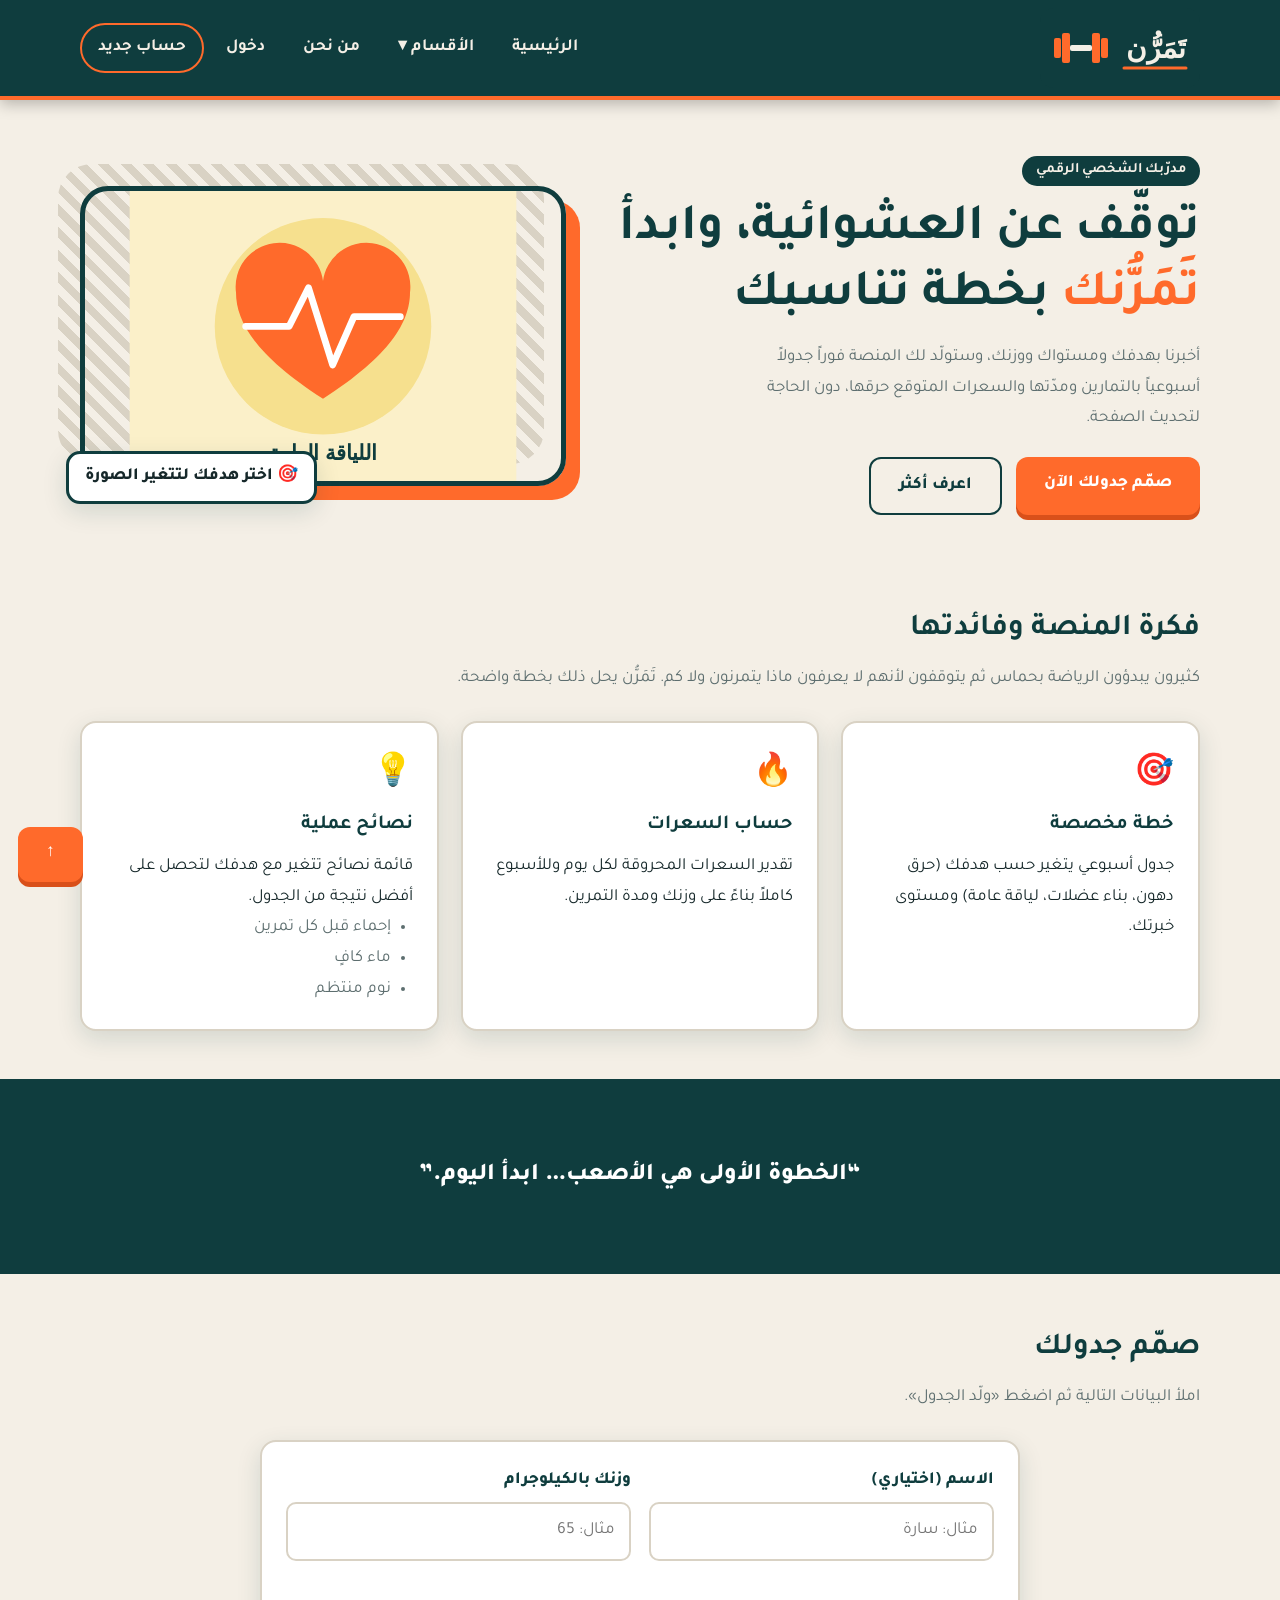
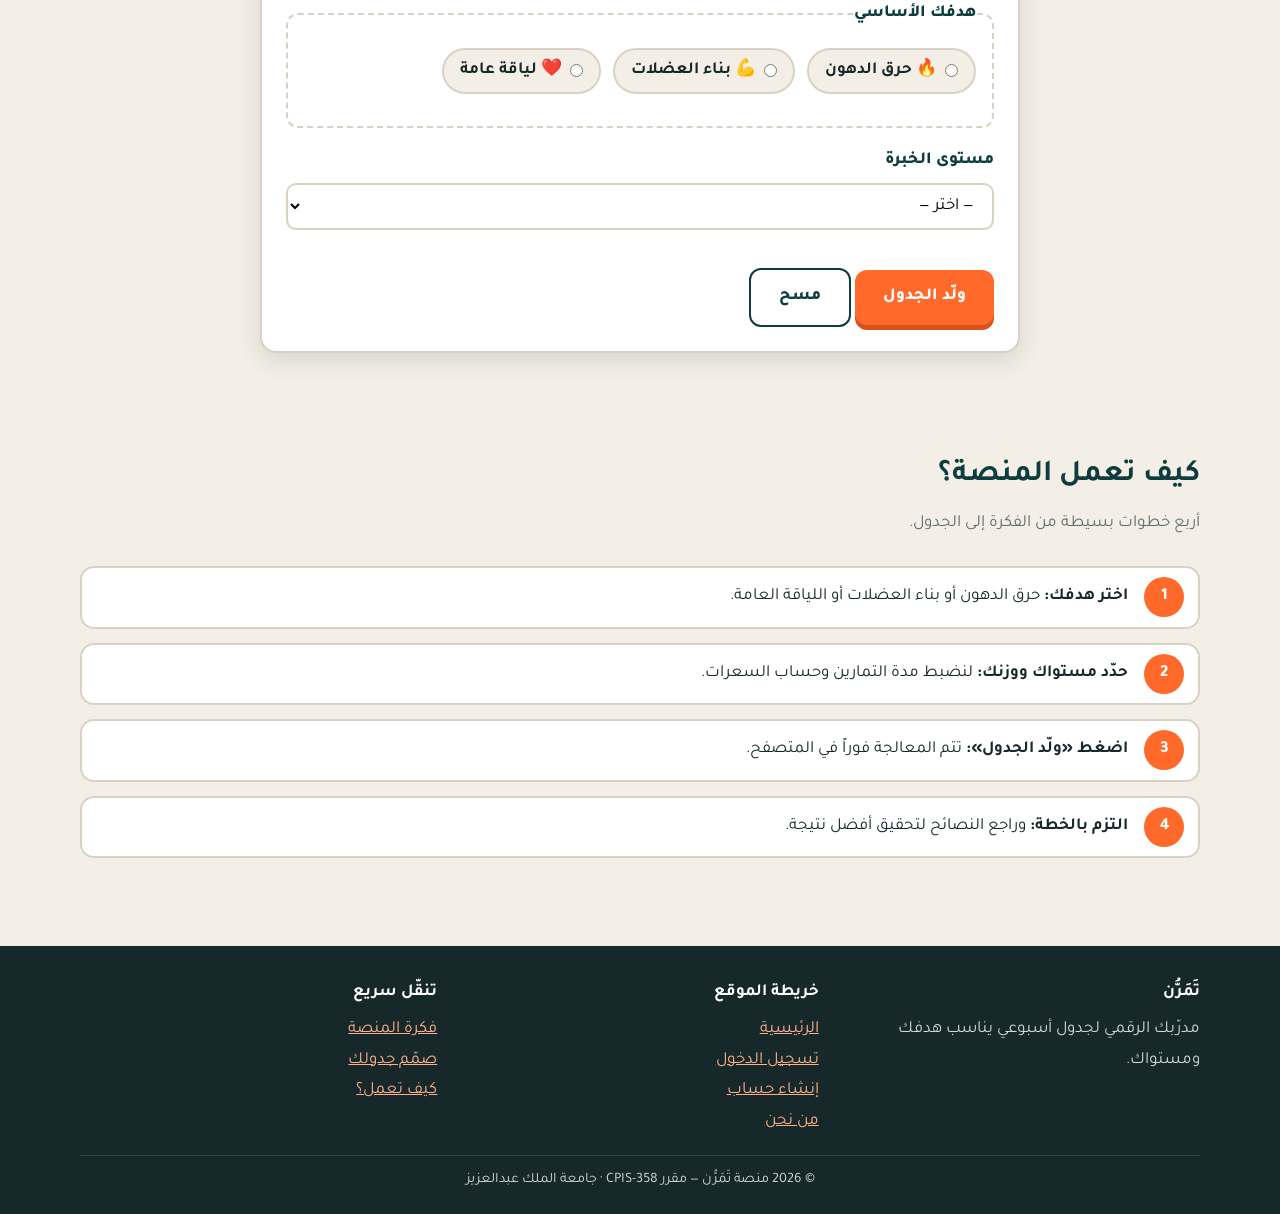
<file: index.html>
<html lang="ar" dir="rtl">
<head>
    <meta charset="UTF-8">
    <meta name="viewport" content="width=device-width, initial-scale=1">
    <meta name="description" content="تَمَرُّن: منصة ويب لتتبع اللياقة البدنية وتوليد جدول تمارين أسبوعي مخصص.">
    <title>تَمَرُّن | منصة تتبع اللياقة والتمارين الشخصية</title>
    <link rel="preconnect" href="https://fonts.googleapis.com">
    <link href="https://fonts.googleapis.com/css2?family=Tajawal:wght@400;500;700;800&display=swap" rel="stylesheet">
    <!-- External CSS -->
    <link rel="stylesheet" href="css/style.css">
</head>
<body data-page="home">
    <header class="site-header">
        <div class="container header-inner">
            <!-- Image + Image Map: النقر على الشعار ينقل إلى صفحة من نحن -->
            <div class="logo-map">
                <img src="images/logo.svg" width="160" height="80" alt="شعار منصة تَمَرُّن" usemap="#logoMap">
                <map name="logoMap">
                    <area shape="rect" coords="0,0,80,80" href="about.html" alt="الدمبل — من نحن" title="تعرّف علينا">
                    <area shape="rect" coords="80,0,160,80" href="about.html" alt="اسم المنصة — من نحن" title="تعرّف علينا">
                </map>
            </div>
            <button class="menu-toggle" id="menuToggle" aria-label="القائمة" aria-expanded="false">☰</button>
            <nav class="main-nav" id="mainNav" aria-label="القائمة الرئيسية">
                <ul>
                    <li><a href="index.html" data-nav="home">الرئيسية</a></li>
                    <li class="has-sub">
                        <a href="index.html#idea" aria-haspopup="true">الأقسام ▾</a>
                        <div class="submenu">
                            <a href="index.html#idea">فكرة المنصة</a>
                            <a href="index.html#customize">صمّم جدولك</a>
                            <a href="index.html#how">كيف تعمل؟</a>
                        </div>
                    </li>
                    <li><a href="about.html" data-nav="about">من نحن</a></li>
                    <li><a href="login.html" data-nav="login" id="authLink">دخول</a></li>
                    <li><a class="btn-nav" href="signup.html" data-nav="signup">حساب جديد</a></li>
                </ul>
            </nav>
        </div>
    </header>

    <main id="top">
        <section class="hero">
            <div class="container hero-grid">
                <article>
                    <span class="eyebrow">مدرّبك الشخصي الرقمي</span>
                    <h1>توقّف عن العشوائية، وابدأ <span>تَمَرُّنك</span> بخطة تناسبك</h1>
                    <p>أخبرنا بهدفك ومستواك ووزنك، وستولّد لك المنصة فوراً جدولاً أسبوعياً بالتمارين ومدّتها والسعرات المتوقع حرقها، دون الحاجة لتحديث الصفحة.</p>
                    <div class="hero-actions">
                        <a class="btn" href="#customize">صمّم جدولك الآن</a>
                        <a class="btn btn-outline" href="#idea">اعرف أكثر</a>
                    </div>
                </article>
                <div class="hero-visual">
                    <div class="hero-glow" aria-hidden="true"></div>
                    <img id="heroImg" class="hero-img" src="images/hero-fit.svg" alt="اللياقة العامة" width="400" height="300">
                    <span id="heroBadge" class="hero-badge">🎯 اختر هدفك لتتغير الصورة</span>
                </div>
            </div>
        </section>

        <section class="block" id="idea">
            <div class="container">
                <h2>فكرة المنصة وفائدتها</h2>
                <p class="section-sub">كثيرون يبدؤون الرياضة بحماس ثم يتوقفون لأنهم لا يعرفون ماذا يتمرنون ولا كم. تَمَرُّن يحل ذلك بخطة واضحة.</p>
                <div class="cards">
                    <article class="card">
                        <span class="ico">🎯</span>
                        <h3>خطة مخصصة</h3>
                        <p>جدول أسبوعي يتغير حسب هدفك (حرق دهون، بناء عضلات، لياقة عامة) ومستوى خبرتك.</p>
                    </article>
                    <article class="card">
                        <span class="ico">🔥</span>
                        <h3>حساب السعرات</h3>
                        <p>تقدير السعرات المحروقة لكل يوم وللأسبوع كاملاً بناءً على وزنك ومدة التمرين.</p>
                    </article>
                    <article class="card">
                        <span class="ico">💡</span>
                        <h3>نصائح عملية</h3>
                        <p>قائمة نصائح تتغير مع هدفك لتحصل على أفضل نتيجة من الجدول.</p>
                        <ul>
                            <li>إحماء قبل كل تمرين</li>
                            <li>ماء كافٍ</li>
                            <li>نوم منتظم</li>
                        </ul>
                    </article>
                </div>
            </div>
        </section>

        <section class="block band">
            <div class="container">
                <p id="quoteBox" class="quote-box" style="color:#fff;font-size:1.5rem">“الخطوة الأولى هي الأصعب… ابدأ اليوم.”</p>
            </div>
        </section>

        <section class="block" id="customize">
            <div class="container">
                <h2>صمّم جدولك</h2>
                <p class="section-sub">املأ البيانات التالية ثم اضغط «ولّد الجدول».</p>
                <div class="card form-card">
                    <form id="planForm" novalidate>
                        <div class="row">
                            <div class="field">
                                <label for="userName">الاسم (اختياري)</label>
                                <input type="text" id="userName" placeholder="مثال: سارة">
                                <div class="error-msg"></div>
                            </div>
                            <div class="field">
                                <label for="weight">وزنك بالكيلوجرام</label>
                                <input type="number" id="weight" placeholder="مثال: 65" min="30" max="250">
                                <div class="error-msg"></div>
                            </div>
                        </div>

                        <fieldset>
                            <legend>هدفك الأساسي</legend>
                            <div class="choice-group">
                                <label><input type="radio" name="goal" value="fat"> 🔥 حرق الدهون</label>
                                <label><input type="radio" name="goal" value="muscle"> 💪 بناء العضلات</label>
                                <label><input type="radio" name="goal" value="fit"> ❤️ لياقة عامة</label>
                            </div>
                            <div class="error-msg" id="goalError"></div>
                        </fieldset>

                        <div class="field">
                            <label for="level">مستوى الخبرة</label>
                            <select id="level">
                                <option value="">— اختر —</option>
                                <option value="beginner">مبتدئ</option>
                                <option value="intermediate">متوسط</option>
                                <option value="advanced">متقدم</option>
                            </select>
                            <div class="error-msg"></div>
                        </div>

                        <button class="btn" type="submit">ولّد الجدول</button>
                        <button class="btn btn-outline" type="reset">مسح</button>
                    </form>
                </div>
            </div>
        </section>

        <section class="block" id="result">
            <div class="container">
                <div class="card result-card">
                    <h2 class="section-title">جدولك الأسبوعي</h2>
                    <p class="summary-text" id="summaryText"></p>
                    <div class="stats">
                        <div class="stat"><strong id="statKcal">0</strong>سعرة أسبوعياً</div>
                        <div class="stat"><strong id="statMin">0</strong>دقيقة تمرين</div>
                        <div class="stat"><strong id="statDays">0</strong>أيام نشطة</div>
                    </div>
                    <div class="table-wrap">
                        <table class="plan">
                            <caption>التمرين المخصص لكل يوم</caption>
                            <thead>
                                <tr><th scope="col">اليوم</th><th scope="col">التمرين</th><th scope="col">المدة</th><th scope="col">السعرات</th><th scope="col">الشدة</th></tr>
                            </thead>
                            <tbody id="planBody"></tbody>
                        </table>
                    </div>
                    <h3 style="margin-top:20px;color:var(--teal)">أهم النصائح</h3>
                    <ul class="tips" id="tipsList"></ul>
                </div>
            </div>
        </section>

        <section class="block" id="how">
            <div class="container">
                <h2>كيف تعمل المنصة؟</h2>
                <p class="section-sub">أربع خطوات بسيطة من الفكرة إلى الجدول.</p>
                <ol class="steps">
                    <li><strong>اختر هدفك:</strong> حرق الدهون أو بناء العضلات أو اللياقة العامة.</li>
                    <li><strong>حدّد مستواك ووزنك:</strong> لنضبط مدة التمارين وحساب السعرات.</li>
                    <li><strong>اضغط «ولّد الجدول»:</strong> تتم المعالجة فوراً في المتصفح.</li>
                    <li><strong>التزم بالخطة:</strong> وراجع النصائح لتحقيق أفضل نتيجة.</li>
                </ol>
            </div>
        </section>
    </main>
    <a class="btn to-top" href="#top" aria-label="العودة للأعلى">↑</a>

    <footer class="site-footer">
        <div class="container">
            <div class="footer-grid">
                <div><h4>تَمَرُّن</h4><p>مدرّبك الرقمي لجدول أسبوعي يناسب هدفك ومستواك.</p></div>
                <div>
                    <h4>خريطة الموقع</h4>
                    <ul>
                        <li><a href="index.html">الرئيسية</a></li>
                        <li><a href="login.html">تسجيل الدخول</a></li>
                        <li><a href="signup.html">إنشاء حساب</a></li>
                        <li><a href="about.html">من نحن</a></li>
                    </ul>
                </div>
                <div>
                    <h4>تنقّل سريع</h4>
                    <ul>
                        <li><a href="index.html#idea">فكرة المنصة</a></li>
                        <li><a href="index.html#customize">صمّم جدولك</a></li>
                        <li><a href="index.html#how">كيف تعمل؟</a></li>
                    </ul>
                </div>
            </div>
            <p class="copy">© <span id="year">2026</span> منصة تَمَرُّن — مقرر CPIS-358 · جامعة الملك عبدالعزيز</p>
        </div>
    </footer>
    <!-- Embedded script: تفعيل رابط الصفحة الحالية وتحديث السنة -->
    <script>
                  (function () {
                    var page = document.body.getAttribute("data-page");
                    var links = document.querySelectorAll("[data-nav]");
                    for (var i = 0; i < links.length; i++) {
                      if (links[i].getAttribute("data-nav") === page) links[i].setAttribute("aria-current", "page");
                    }
                      var yearElem = document.getElementById("year");
                      if (yearElem) {
                          yearElem.textContent = String(new Date().getFullYear());
                      }
    </script>
    <!-- External script -->
    <script src="script.js"></script>
</body>
</html>
</file>
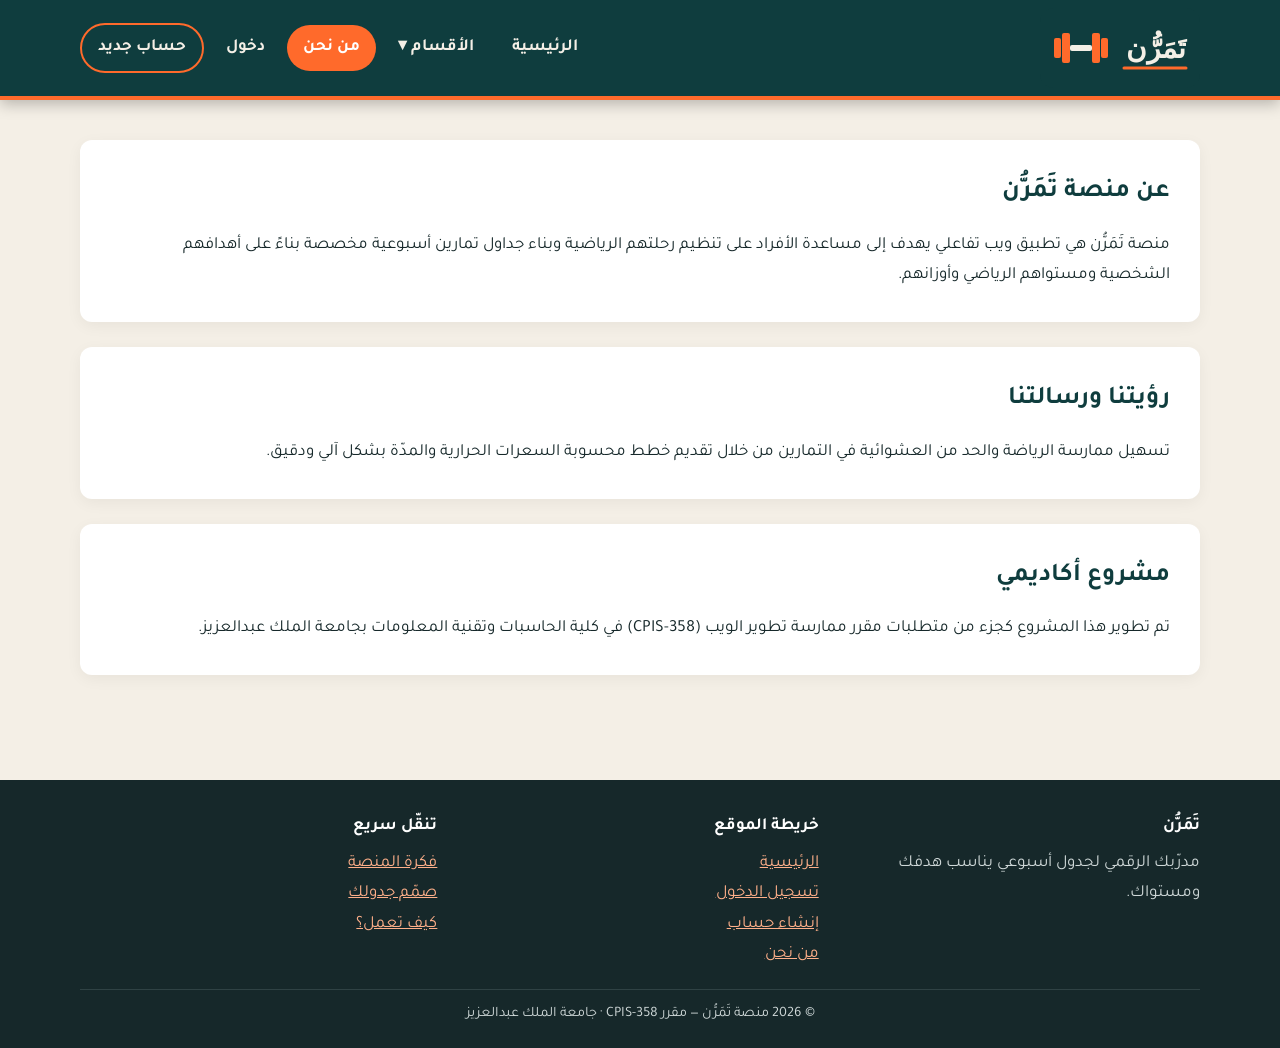
<file: about.html>
<!DOCTYPE html>
<html lang="ar" dir="rtl">
<head>
    <meta charset="UTF-8">
    <meta name="viewport" content="width=device-width, initial-scale=1">
    <meta name="description" content="من نحن - منصة تَمَرُّن">
    <title>تَمَرُّن | من نحن</title>
    <link rel="preconnect" href="https://fonts.googleapis.com">
    <link href="https://fonts.googleapis.com/css2?family=Tajawal:wght@400;500;700;800&display=swap" rel="stylesheet">
    <!-- External CSS -->
    <link rel="stylesheet" href="css/style.css">
    <style>
        /* Internal CSS */
        .about-section {
            padding: 40px 0;
        }

        .about-card {
            background: #fff;
            padding: 30px;
            border-radius: 12px;
            margin-bottom: 25px;
            box-shadow: 0 4px 15px rgba(0,0,0,0.05);
        }

            .about-card h2 {
                color: var(--teal, #008080);
                margin-bottom: 15px;
            }
    </style>
</head>
<body data-page="about">
    <header class="site-header">
        <div class="container header-inner">
            <div class="logo-map">
                <img src="images/logo.svg" width="160" height="80" alt="شعار منصة تَمَرُّن" usemap="#logoMap">
                <map name="logoMap">
                    <area shape="rect" coords="0,0,80,80" href="about.html" alt="الدمبل — من نحن" title="تعرّف علينا">
                    <area shape="rect" coords="80,0,160,80" href="about.html" alt="اسم المنصة — من نحن" title="تعرّف علينا">
                </map>
            </div>
            <button class="menu-toggle" id="menuToggle" aria-label="القائمة" aria-expanded="false">☰</button>
            <nav class="main-nav" id="mainNav" aria-label="القائمة الرئيسية">
                <ul>
                    <li><a href="index.html" data-nav="home">الرئيسية</a></li>
                    <li class="has-sub">
                        <a href="index.html#idea" aria-haspopup="true">الأقسام ▾</a>
                        <div class="submenu">
                            <a href="index.html#idea">فكرة المنصة</a>
                            <a href="index.html#customize">صمّم جدولك</a>
                            <a href="index.html#how">كيف تعمل؟</a>
                        </div>
                    </li>
                    <li><a href="about.html" data-nav="about">من نحن</a></li>
                    <li><a href="login.html" data-nav="login" id="authLink">دخول</a></li>
                    <li><a class="btn-nav" href="signup.html" data-nav="signup">حساب جديد</a></li>
                </ul>
            </nav>
        </div>
    </header>

    <main class="about-section">
        <div class="container">
            <article class="about-card">
                <h2>عن منصة تَمَرُّن</h2>
                <p>منصة تَمَرُّن هي تطبيق ويب تفاعلي يهدف إلى مساعدة الأفراد على تنظيم رحلتهم الرياضية وبناء جداول تمارين أسبوعية مخصصة بناءً على أهدافهم الشخصية ومستواهم الرياضي وأوزانهم.</p>
            </article>

            <article class="about-card">
                <h2>رؤيتنا ورسالتنا</h2>
                <p>تسهيل ممارسة الرياضة والحد من العشوائية في التمارين من خلال تقديم خطط محسوبة السعرات الحرارية والمدّة بشكل آلي ودقيق.</p>
            </article>

            <article class="about-card">
                <h2>مشروع أكاديمي</h2>
                <p>تم تطوير هذا المشروع كجزء من متطلبات مقرر ممارسة تطوير الويب (CPIS-358) في كلية الحاسبات وتقنية المعلومات بجامعة الملك عبدالعزيز.</p>
            </article>
        </div>
    </main>

    <footer class="site-footer">
        <div class="container">
            <div class="footer-grid">
                <div><h4>تَمَرُّن</h4><p>مدرّبك الرقمي لجدول أسبوعي يناسب هدفك ومستواك.</p></div>
                <div>
                    <h4>خريطة الموقع</h4>
                    <ul>
                        <li><a href="index.html">الرئيسية</a></li>
                        <li><a href="login.html">تسجيل الدخول</a></li>
                        <li><a href="signup.html">إنشاء حساب</a></li>
                        <li><a href="about.html">من نحن</a></li>
                    </ul>
                </div>
                <div>
                    <h4>تنقّل سريع</h4>
                    <ul>
                        <li><a href="index.html#idea">فكرة المنصة</a></li>
                        <li><a href="index.html#customize">صمّم جدولك</a></li>
                        <li><a href="index.html#how">كيف تعمل؟</a></li>
                    </ul>
                </div>
            </div>
            <p class="copy">© <span id="year">2026</span> منصة تَمَرُّن — مقرر CPIS-358 · جامعة الملك عبدالعزيز</p>
        </div>
    </footer>

    <!-- Embedded script -->
    <script>
          (function () {
            var page = document.body.getAttribute("data-page");
            var links = document.querySelectorAll("[data-nav]");
            for (var i = 0; i < links.length; i++) {
              if (links[i].getAttribute("data-nav") === page) links[i].setAttribute("aria-current", "page");
            }
            var yearElem = document.getElementById("year");
            if (yearElem) yearElem.textContent = String(new Date().getFullYear());
          })();
    </script>
    <!-- External script -->
    <script src="script.js"></script>
</body>
</html>
</file>
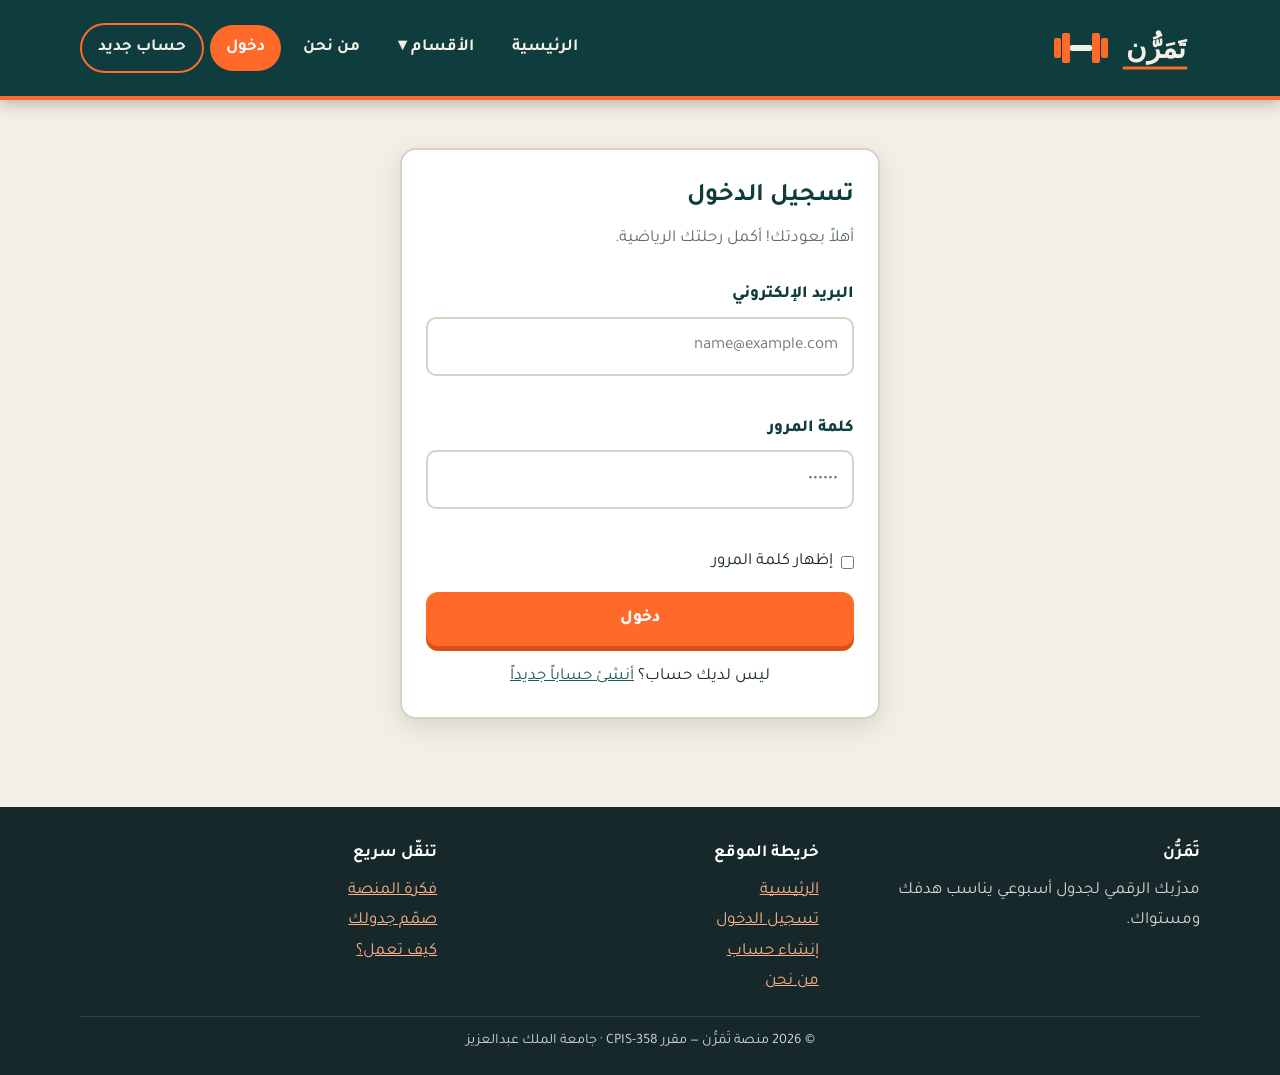
<file: login.html>
<html lang="ar" dir="rtl">
<head>
  <meta charset="UTF-8">
  <meta name="viewport" content="width=device-width, initial-scale=1">
  <meta name="description" content="تَمَرُّن: منصة ويب لتتبع اللياقة البدنية وتوليد جدول تمارين أسبوعي مخصص.">
  <title>تَمَرُّن | تسجيل الدخول</title>
  <link rel="preconnect" href="https://fonts.googleapis.com">
  <link href="https://fonts.googleapis.com/css2?family=Tajawal:wght@400;500;700;800&display=swap" rel="stylesheet">
  <!-- External CSS -->
    <link rel="stylesheet" href="css/style.css">
</head>
<body data-page="login">
<header class="site-header">
  <div class="container header-inner">
    <!-- Image + Image Map: النقر على الشعار ينقل إلى صفحة من نحن -->
    <div class="logo-map">
      <img src="images/logo.svg" width="160" height="80" alt="شعار منصة تَمَرُّن" usemap="#logoMap">
      <map name="logoMap">
        <area shape="rect" coords="0,0,80,80" href="about.html" alt="الدمبل — من نحن" title="تعرّف علينا">
        <area shape="rect" coords="80,0,160,80" href="about.html" alt="اسم المنصة — من نحن" title="تعرّف علينا">
      </map>
    </div>
    <button class="menu-toggle" id="menuToggle" aria-label="القائمة" aria-expanded="false">☰</button>
    <nav class="main-nav" id="mainNav" aria-label="القائمة الرئيسية">
      <ul>
        <li><a href="index.html" data-nav="home">الرئيسية</a></li>
        <li class="has-sub">
          <a href="index.html#idea" aria-haspopup="true">الأقسام ▾</a>
          <div class="submenu">
            <a href="index.html#idea">فكرة المنصة</a>
            <a href="index.html#customize">صمّم جدولك</a>
            <a href="index.html#how">كيف تعمل؟</a>
          </div>
        </li>
        <li><a href="about.html" data-nav="about">من نحن</a></li>
        <li><a href="login.html" data-nav="login" id="authLink">دخول</a></li>
        <li><a class="btn-nav" href="signup.html" data-nav="signup">حساب جديد</a></li>
      </ul>
    </nav>
  </div>
</header>

<main class="auth-wrap">
  <div class="container">
    <section class="card auth-card">
      <h1>تسجيل الدخول</h1>
      <p class="section-sub">أهلاً بعودتك! أكمل رحلتك الرياضية.</p>
      <form id="loginForm" novalidate>
        <div class="field">
          <label for="email">البريد الإلكتروني</label>
          <input type="email" id="email" autocomplete="email" placeholder="name@example.com">
          <div class="error-msg"></div>
        </div>
        <div class="field">
          <label for="password">كلمة المرور</label>
          <input type="password" id="password" data-pw autocomplete="current-password" placeholder="••••••">
          <div class="error-msg"></div>
        </div>
        <label class="check"><input type="checkbox" id="showPw"> إظهار كلمة المرور</label>
        <button class="btn" type="submit" style="width:100%">دخول</button>
        <div id="formMsg" class="form-msg" role="alert"></div>
      </form>
      <p class="alt">ليس لديك حساب؟ <a href="signup.html">أنشئ حساباً جديداً</a></p>
    </section>
  </div>
</main>

<footer class="site-footer">
  <div class="container">
    <div class="footer-grid">
      <div><h4>تَمَرُّن</h4><p>مدرّبك الرقمي لجدول أسبوعي يناسب هدفك ومستواك.</p></div>
      <div><h4>خريطة الموقع</h4>
        <ul>
          <li><a href="index.html">الرئيسية</a></li>
          <li><a href="login.html">تسجيل الدخول</a></li>
          <li><a href="signup.html">إنشاء حساب</a></li>
          <li><a href="about.html">من نحن</a></li>
        </ul>
      </div>
      <div><h4>تنقّل سريع</h4>
        <ul>
          <li><a href="index.html#idea">فكرة المنصة</a></li>
          <li><a href="index.html#customize">صمّم جدولك</a></li>
          <li><a href="index.html#how">كيف تعمل؟</a></li>
        </ul>
      </div>
    </div>
    <p class="copy">© <span id="year">2026</span> منصة تَمَرُّن — مقرر CPIS-358 · جامعة الملك عبدالعزيز</p>
  </div>
</footer>
<!-- Embedded script: تفعيل رابط الصفحة الحالية وتحديث السنة -->
<script>
  (function () {
    var page = document.body.getAttribute("data-page");
    var links = document.querySelectorAll("[data-nav]");
    for (var i = 0; i < links.length; i++) {
      if (links[i].getAttribute("data-nav") === page) links[i].setAttribute("aria-current", "page");
    }
    document.getElementById("year").textContent = new Date().getFullYear();
  })();
</script>
<!-- External script -->
<script src="script.js"></script>
</body>
</html>
</file>
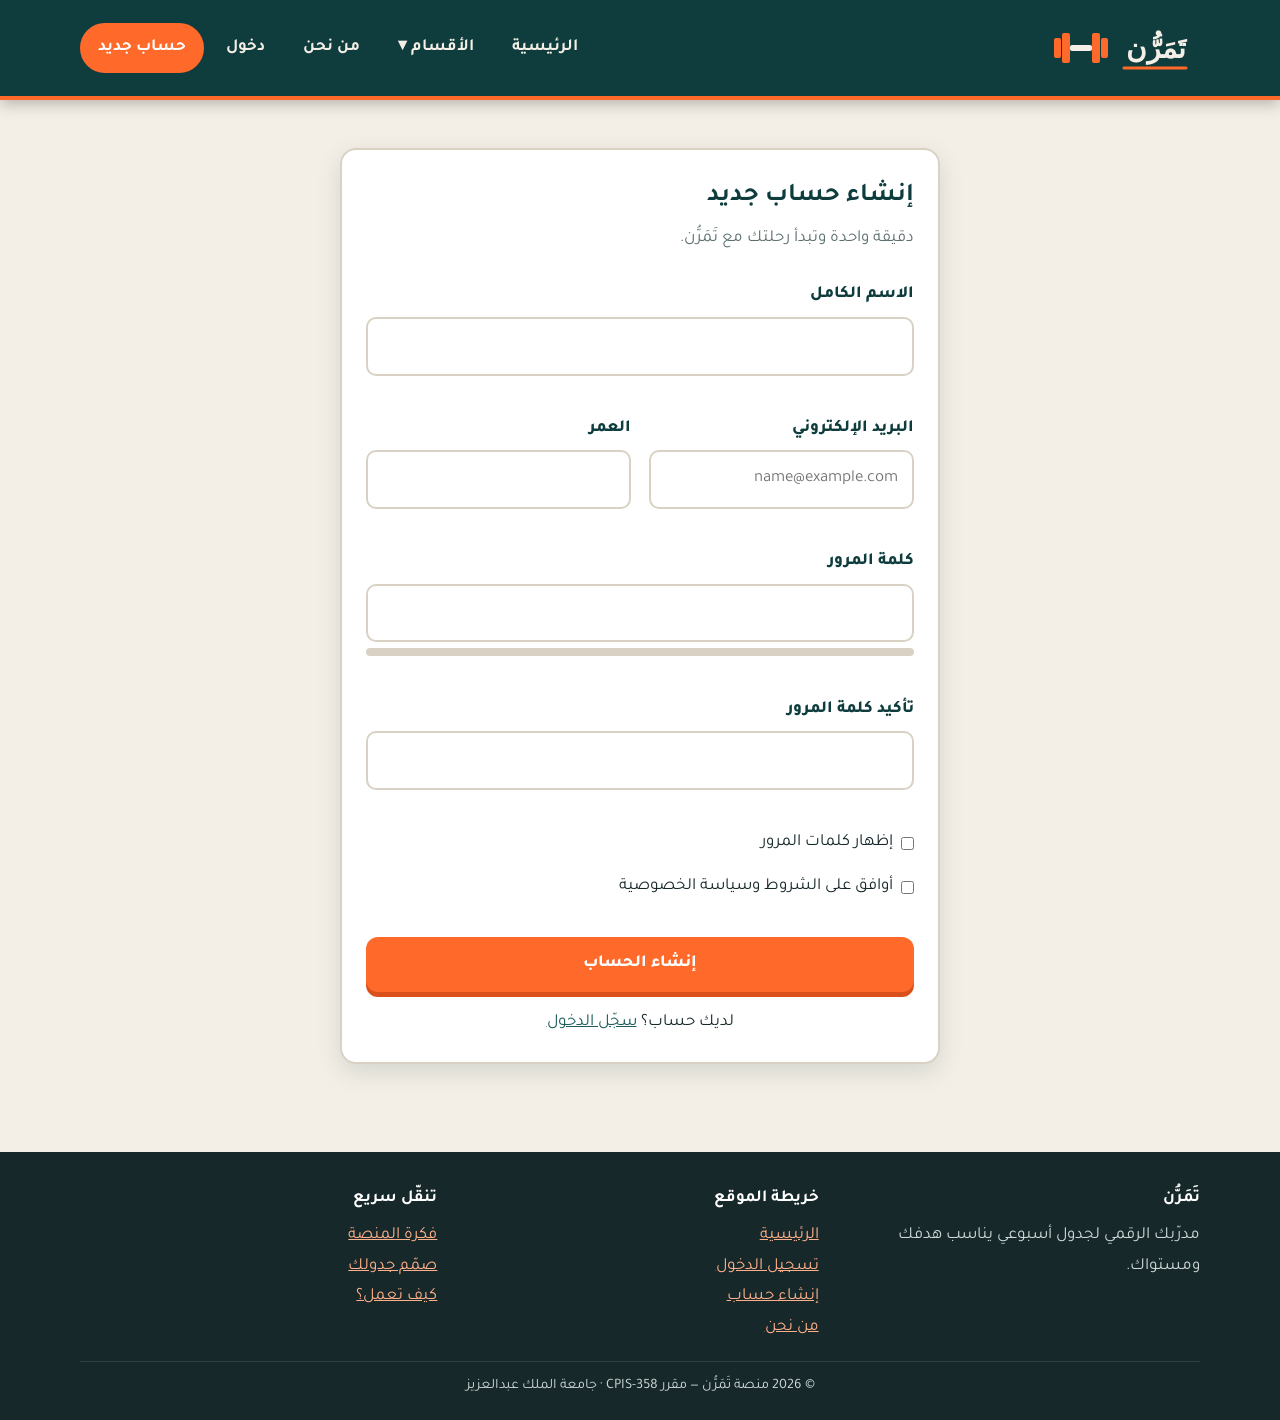
<file: signup.html>
<!DOCTYPE html>
<html lang="ar" dir="rtl">
<head>
  <meta charset="UTF-8">
  <meta name="viewport" content="width=device-width, initial-scale=1">
  <meta name="description" content="تَمَرُّن: منصة ويب لتتبع اللياقة البدنية وتوليد جدول تمارين أسبوعي مخصص.">
  <title>تَمَرُّن | إنشاء حساب</title>
  <link rel="preconnect" href="https://fonts.googleapis.com">
  <link href="https://fonts.googleapis.com/css2?family=Tajawal:wght@400;500;700;800&display=swap" rel="stylesheet">
  <!-- External CSS -->
    <link rel="stylesheet" href="css/style.css">
</head>
<body data-page="signup">
<header class="site-header">
  <div class="container header-inner">
    <div class="logo-map">
      <img src="images/logo.svg" width="160" height="80" alt="شعار منصة تَمَرُّن" usemap="#logoMap">
      <map name="logoMap">
        <area shape="rect" coords="0,0,80,80" href="about.html" alt="الدمبل — من نحن" title="تعرّف علينا">
        <area shape="rect" coords="80,0,160,80" href="about.html" alt="اسم المنصة — من نحن" title="تعرّف علينا">
      </map>
    </div>
    <button class="menu-toggle" id="menuToggle" aria-label="القائمة" aria-expanded="false">☰</button>
    <nav class="main-nav" id="mainNav" aria-label="القائمة الرئيسية">
      <ul>
        <li><a href="index.html" data-nav="home">الرئيسية</a></li>
        <li class="has-sub">
          <a href="index.html#idea" aria-haspopup="true">الأقسام ▾</a>
          <div class="submenu">
            <a href="index.html#idea">فكرة المنصة</a>
            <a href="index.html#customize">صمّم جدولك</a>
            <a href="index.html#how">كيف تعمل؟</a>
          </div>
        </li>
        <li><a href="about.html" data-nav="about">من نحن</a></li>
        <li><a href="login.html" data-nav="login" id="authLink">دخول</a></li>
        <li><a class="btn-nav" href="signup.html" data-nav="signup">حساب جديد</a></li>
      </ul>
    </nav>
  </div>
</header>

<main class="auth-wrap">
  <div class="container">
    <section class="card auth-card" style="max-width:600px">
      <h1>إنشاء حساب جديد</h1>
      <p class="section-sub">دقيقة واحدة وتبدأ رحلتك مع تَمَرُّن.</p>
      <form id="signupForm" novalidate>
        <div class="field">
          <label for="fullName">الاسم الكامل</label>
          <input type="text" id="fullName" autocomplete="name">
          <div class="error-msg"></div>
        </div>
        <div class="row">
          <div class="field">
            <label for="email">البريد الإلكتروني</label>
            <input type="email" id="email" autocomplete="email" placeholder="name@example.com">
            <div class="error-msg"></div>
          </div>
          <div class="field">
            <label for="age">العمر</label>
            <input type="number" id="age" min="12" max="90">
            <div class="error-msg"></div>
          </div>
        </div>
        <div class="field">
          <label for="password">كلمة المرور</label>
          <input type="password" id="password" data-pw autocomplete="new-password">
          <div class="strength"><span id="strengthBar"></span></div>
          <div class="strength-text" id="strengthText"></div>
          <div class="error-msg"></div>
        </div>
        <div class="field">
          <label for="confirm">تأكيد كلمة المرور</label>
          <input type="password" id="confirm" data-pw autocomplete="new-password">
          <div class="error-msg"></div>
        </div>
        <label class="check"><input type="checkbox" id="showPw"> إظهار كلمات المرور</label>
        <label class="check"><input type="checkbox" id="terms"> أوافق على الشروط وسياسة الخصوصية</label>
        <div class="error-msg" id="termsError"></div>
        <button class="btn" type="submit" style="width:100%">إنشاء الحساب</button>
        <div id="formMsg" class="form-msg" role="alert"></div>
      </form>
      <p class="alt">لديك حساب؟ <a href="login.html">سجّل الدخول</a></p>
    </section>
  </div>
</main>

<footer class="site-footer">
  <div class="container">
    <div class="footer-grid">
      <div><h4>تَمَرُّن</h4><p>مدرّبك الرقمي لجدول أسبوعي يناسب هدفك ومستواك.</p></div>
      <div><h4>خريطة الموقع</h4>
        <ul>
          <li><a href="index.html">الرئيسية</a></li>
          <li><a href="login.html">تسجيل الدخول</a></li>
          <li><a href="signup.html">إنشاء حساب</a></li>
          <li><a href="about.html">من نحن</a></li>
        </ul>
      </div>
      <div><h4>تنقّل سريع</h4>
        <ul>
          <li><a href="index.html#idea">فكرة المنصة</a></li>
          <li><a href="index.html#customize">صمّم جدولك</a></li>
          <li><a href="index.html#how">كيف تعمل؟</a></li>
        </ul>
      </div>
    </div>
    <p class="copy">© <span id="year">2026</span> منصة تَمَرُّن — مقرر CPIS-358 · جامعة الملك عبدالعزيز</p>
  </div>
</footer>

<!-- Embedded script -->
<script>
  (function () {
    var page = document.body.getAttribute("data-page");
    var links = document.querySelectorAll("[data-nav]");
    for (var i = 0; i < links.length; i++) {
      if (links[i].getAttribute("data-nav") === page) links[i].setAttribute("aria-current", "page");
    }
    var yearElem = document.getElementById("year");
    if (yearElem) yearElem.textContent = String(new Date().getFullYear());
  })();
</script>
<!-- External script -->
<script src="script.js"></script>
</body>
</html>
</file>
<file: css/style.css>
/* ===== تَمَرُّن — External stylesheet (الملف الخارجي) ===== */
:root {
	--ink: #16282a;
	--teal: #0f3d3e;
	--teal-2: #1c5c5d;
	--orange: #ff6a2b;
	--orange-d: #d9501a;
	--cream: #f4efe6;
	--card: #ffffff;
	--muted: #5d6e6f;
	--line: #d9d2c4;
	--ok: #1e8a4c;
	--err: #c0392b;
	--radius: 16px;
	--shadow: 0 8px 24px rgba(15, 61, 62, .14);
}

* {
	box-sizing: border-box;
	margin: 0;
	padding: 0;
}

html {
	scroll-behavior: smooth;
}

body {
	font-family: "Tajawal", "Segoe UI", Tahoma, sans-serif;
	background: var(--cream);
	color: var(--ink);
	line-height: 1.8;
	font-size: 17px;
}

img {
	max-width: 100%;
	display: block;
}

a {
	color: var(--teal-2);
}

.container {
	width: min(1120px, 92%);
	margin-inline: auto;
}

/* ===== Master page: header + menu ===== */
.site-header {
	position: sticky;
	top: 0;
	z-index: 100; /* Layering: الهيدر فوق المحتوى */
	background: var(--teal);
	box-shadow: 0 4px 14px rgba(0,0,0,.25);
	border-bottom: 4px solid var(--orange);
}

.header-inner {
	display: flex;
	align-items: center;
	justify-content: space-between;
	gap: 16px;
	padding: 8px 0;
}

.logo-link img {
	border-radius: 14px;
}

.main-nav ul {
	list-style: none;
	display: flex;
	gap: 6px;
	align-items: center;
}

.main-nav a {
	display: block;
	padding: 8px 16px;
	border-radius: 999px;
	color: var(--cream);
	text-decoration: none;
	font-weight: 700;
	transition: background .2s, color .2s;
}

	.main-nav a:hover, .main-nav a:focus-visible, .main-nav a[aria-current="page"] {
		background: var(--orange);
		color: #fff;
	}

.main-nav .btn-nav {
	border: 2px solid var(--orange);
}

/* dropdown */
.has-sub {
	position: relative;
}

.submenu {
	display: none;
	position: absolute;
	top: 100%;
	right: 0;
	min-width: 190px;
	background: var(--card);
	border-radius: 12px;
	box-shadow: var(--shadow);
	border: 1px solid var(--line);
	padding: 6px;
	z-index: 200; /* أعلى من الهيدر */
	flex-direction: column;
}

	.submenu a {
		color: var(--ink);
		border-radius: 8px;
	}

.has-sub:hover .submenu, .has-sub:focus-within .submenu {
	display: flex;
}

.menu-toggle {
	display: none;
	background: var(--orange);
	color: #fff;
	border: 0;
	font-size: 1.4rem;
	width: 44px;
	height: 44px;
	border-radius: 12px;
	cursor: pointer;
}

/* ===== Buttons (general classes) ===== */
.btn {
	display: inline-block;
	border: 0;
	cursor: pointer;
	background: var(--orange);
	color: #fff;
	font: inherit;
	font-weight: 800;
	padding: 12px 28px;
	border-radius: 12px;
	text-decoration: none;
	box-shadow: 0 5px 0 var(--orange-d);
	transition: transform .15s, box-shadow .15s;
}

	.btn:hover {
		transform: translateY(2px);
		box-shadow: 0 3px 0 var(--orange-d);
	}

.btn-outline {
	background: transparent;
	color: var(--teal);
	border: 2px solid var(--teal);
	box-shadow: none;
}

	.btn-outline:hover {
		background: var(--teal);
		color: #fff;
		box-shadow: none;
	}

/* ===== Hero ===== */
.hero {
	padding: 56px 0 40px;
}

.hero-grid {
	display: grid;
	grid-template-columns: 1.1fr .9fr;
	gap: 40px;
	align-items: center;
}

.eyebrow {
	display: inline-block;
	background: var(--teal);
	color: var(--cream);
	padding: 2px 14px;
	border-radius: 999px;
	font-size: .9rem;
	font-weight: 700;
}

.hero h1 {
	font-size: clamp(2rem, 4.5vw, 3.2rem);
	line-height: 1.3;
	margin: 12px 0;
	color: var(--teal);
}

	.hero h1 span {
		color: var(--orange);
	}

.hero p {
	color: var(--muted);
	max-width: 52ch;
	margin-bottom: 22px;
}

.hero-actions {
	display: flex;
	gap: 14px;
	flex-wrap: wrap;
}

.hero-visual {
	position: relative;
}
	/* أساس الـ layering */
	.hero-visual img.hero-img {
		width: 100%;
		border-radius: 28px;
		border: 5px solid var(--teal);
		box-shadow: 14px 14px 0 var(--orange);
		position: relative;
		z-index: 1;
		transition: opacity .3s;
	}

.hero-badge {
	position: absolute;
	z-index: 3; /* فوق الصورة */
	bottom: -18px;
	left: -14px;
	background: #fff;
	border: 3px solid var(--teal);
	border-radius: 14px;
	padding: 8px 16px;
	font-weight: 800;
	box-shadow: var(--shadow);
}

.hero-glow {
	position: absolute;
	z-index: 0; /* خلف الصورة */
	inset: -22px 22px 22px -22px;
	border-radius: 34px;
	background: repeating-linear-gradient(45deg, var(--line) 0 8px, transparent 8px 16px);
}

/* ===== Sections / cards ===== */
section.block {
	padding: 48px 0;
}

	section.block > .container > h2, .section-title {
		font-size: 1.9rem;
		color: var(--teal);
		margin-bottom: 6px;
	}

.section-sub {
	color: var(--muted);
	margin-bottom: 26px;
}

.cards {
	display: grid;
	grid-template-columns: repeat(auto-fit, minmax(250px, 1fr));
	gap: 22px;
}

.card {
	background: var(--card);
	border-radius: var(--radius);
	border: 2px solid var(--line);
	box-shadow: var(--shadow);
	padding: 24px;
}

	.card h3 {
		color: var(--teal);
		margin-bottom: 8px;
	}

	.card .ico {
		font-size: 2rem;
		display: block;
		margin-bottom: 4px;
	}

	.card ul {
		padding-inline-start: 22px;
		color: var(--muted);
	}

.band {
	background: var(--teal);
	color: var(--cream);
}

	.band h2, .band .section-sub {
		color: var(--cream) !important;
	}

	.band .card {
		color: var(--ink);
	}

/* ===== Forms ===== */
.form-card {
	max-width: 760px;
	margin-inline: auto;
}

form .row {
	display: grid;
	grid-template-columns: 1fr 1fr;
	gap: 18px;
}

.field {
	margin-bottom: 18px;
}

	.field label, fieldset legend {
		display: block;
		font-weight: 800;
		margin-bottom: 6px;
		color: var(--teal);
	}

fieldset {
	border: 2px dashed var(--line);
	border-radius: 12px;
	padding: 12px 16px;
	margin-bottom: 18px;
}

.field input[type="text"], .field input[type="email"], .field input[type="password"],
.field input[type="number"], .field select {
	width: 100%;
	padding: 12px 14px;
	font: inherit;
	border: 2px solid var(--line);
	border-radius: 10px;
	background: #fff;
}

	.field input:focus, .field select:focus {
		outline: 0;
		border-color: var(--orange);
		box-shadow: 0 0 0 4px rgba(255,106,43,.2);
	}

.field.invalid input, .field.invalid select {
	border-color: var(--err);
}

.field.valid input, .field.valid select {
	border-color: var(--ok);
}

.error-msg {
	color: var(--err);
	font-size: .9rem;
	min-height: 1.4em;
	font-weight: 700;
}

.choice-group {
	display: flex;
	gap: 12px;
	flex-wrap: wrap;
}

	.choice-group label {
		display: inline-flex;
		align-items: center;
		gap: 8px;
		cursor: pointer;
		background: var(--cream);
		border: 2px solid var(--line);
		border-radius: 999px;
		padding: 6px 16px;
		font-weight: 700;
		color: var(--ink);
		margin: 0;
	}

		.choice-group label:has(input:checked) {
			background: var(--teal);
			color: #fff;
			border-color: var(--teal);
		}

.check {
	display: flex;
	gap: 8px;
	align-items: center;
	margin-bottom: 14px;
}

.form-msg {
	padding: 12px 16px;
	border-radius: 10px;
	margin-top: 14px;
	font-weight: 700;
	display: none;
}

	.form-msg.ok {
		display: block;
		background: #e2f5ea;
		color: var(--ok);
		border: 2px solid var(--ok);
	}

	.form-msg.err {
		display: block;
		background: #fbe6e3;
		color: var(--err);
		border: 2px solid var(--err);
	}

.strength {
	height: 8px;
	background: var(--line);
	border-radius: 99px;
	overflow: hidden;
	margin-top: 6px;
}

	.strength span {
		display: block;
		height: 100%;
		width: 0;
		transition: width .3s, background .3s;
	}

.strength-text {
	font-size: .85rem;
	color: var(--muted);
}

/* ===== Result ===== */
#result {
	display: none;
}

	#result .result-card {
		border: 3px solid var(--orange);
	}

	#result.theme-fat .result-card {
		border-color: var(--orange);
	}

	#result.theme-muscle .result-card {
		border-color: var(--teal-2);
	}

	#result.theme-fit .result-card {
		border-color: #d4a017;
	}

.stats {
	display: grid;
	grid-template-columns: repeat(auto-fit, minmax(160px, 1fr));
	gap: 14px;
	margin: 18px 0;
}

.stat {
	background: var(--cream);
	border-radius: 12px;
	padding: 12px;
	text-align: center;
	border: 2px solid var(--line);
}

	.stat strong {
		display: block;
		font-size: 1.8rem;
		color: var(--orange-d);
		line-height: 1.2;
	}

.table-wrap {
	overflow-x: auto;
}

table.plan {
	width: 100%;
	border-collapse: collapse;
	background: #fff;
}

	table.plan caption {
		text-align: start;
		font-weight: 800;
		padding: 8px 0;
		color: var(--teal);
	}

	table.plan th {
		background: var(--teal);
		color: #fff;
		padding: 10px;
	}

	table.plan td {
		padding: 10px;
		border-bottom: 1px solid var(--line);
		text-align: center;
	}

	table.plan tr:nth-child(even) td {
		background: #faf7f1;
	}

	table.plan tr.rest td {
		color: var(--muted);
		font-style: italic;
	}

.bar {
	height: 10px;
	background: var(--line);
	border-radius: 99px;
	overflow: hidden;
	min-width: 90px;
}

	.bar i {
		display: block;
		height: 100%;
		background: var(--orange);
		border-radius: 99px;
	}

.tips li {
	margin-bottom: 6px;
}

.summary-text {
	font-weight: 700;
	margin-top: 8px;
}

/* ===== Steps ===== */
ol.steps {
	counter-reset: s;
	list-style: none;
	display: grid;
	gap: 14px;
}

	ol.steps li {
		counter-increment: s;
		background: var(--card);
		border-radius: 14px;
		padding: 14px 70px 14px 16px;
		position: relative;
		border: 2px solid var(--line);
	}

		ol.steps li::before {
			content: counter(s);
			position: absolute;
			right: 14px;
			top: 50%;
			transform: translateY(-50%);
			width: 40px;
			height: 40px;
			border-radius: 50%;
			background: var(--orange);
			color: #fff;
			display: grid;
			place-items: center;
			font-weight: 800;
		}

/* quote */
.quote-box {
	text-align: center;
	font-size: 1.3rem;
	font-weight: 800;
	padding: 28px;
	transition: opacity .4s;
}

/* ===== Auth pages ===== */
.auth-wrap {
	padding: 48px 0;
}

.auth-card {
	max-width: 480px;
	margin-inline: auto;
}

	.auth-card h1 {
		color: var(--teal);
		margin-bottom: 4px;
	}

	.auth-card .alt {
		text-align: center;
		margin-top: 16px;
	}

/* ===== Footer ===== */
.site-footer {
	background: var(--ink);
	color: #cfd8d8;
	padding: 32px 0 20px;
	margin-top: 40px;
}

.footer-grid {
	display: grid;
	grid-template-columns: repeat(auto-fit, minmax(200px, 1fr));
	gap: 24px;
}

.site-footer h4 {
	color: #fff;
	margin-bottom: 6px;
}

.site-footer ul {
	list-style: none;
}

.site-footer a {
	color: #ffb08a;
}

.copy {
	text-align: center;
	margin-top: 18px;
	font-size: .9rem;
	border-top: 1px solid #2f4244;
	padding-top: 12px;
}

.to-top {
	position: fixed;
	bottom: 18px;
	left: 18px;
	z-index: 90;
}

/* ===== Responsive ===== */
@media (max-width: 820px) {
	.hero-grid {
		grid-template-columns: 1fr;
	}

	form .row {
		grid-template-columns: 1fr;
	}

	.menu-toggle {
		display: block;
	}

	.main-nav {
		display: none;
		position: absolute;
		top: 100%;
		right: 0;
		left: 0;
		background: var(--teal);
		padding: 10px 4%;
	}

		.main-nav.open {
			display: block;
		}

		.main-nav ul {
			flex-direction: column;
			align-items: stretch;
		}

	.submenu {
		position: static;
		display: flex;
		box-shadow: none;
		background: transparent;
		border: 0;
	}

		.submenu a {
			color: var(--cream);
		}
}
</file>
